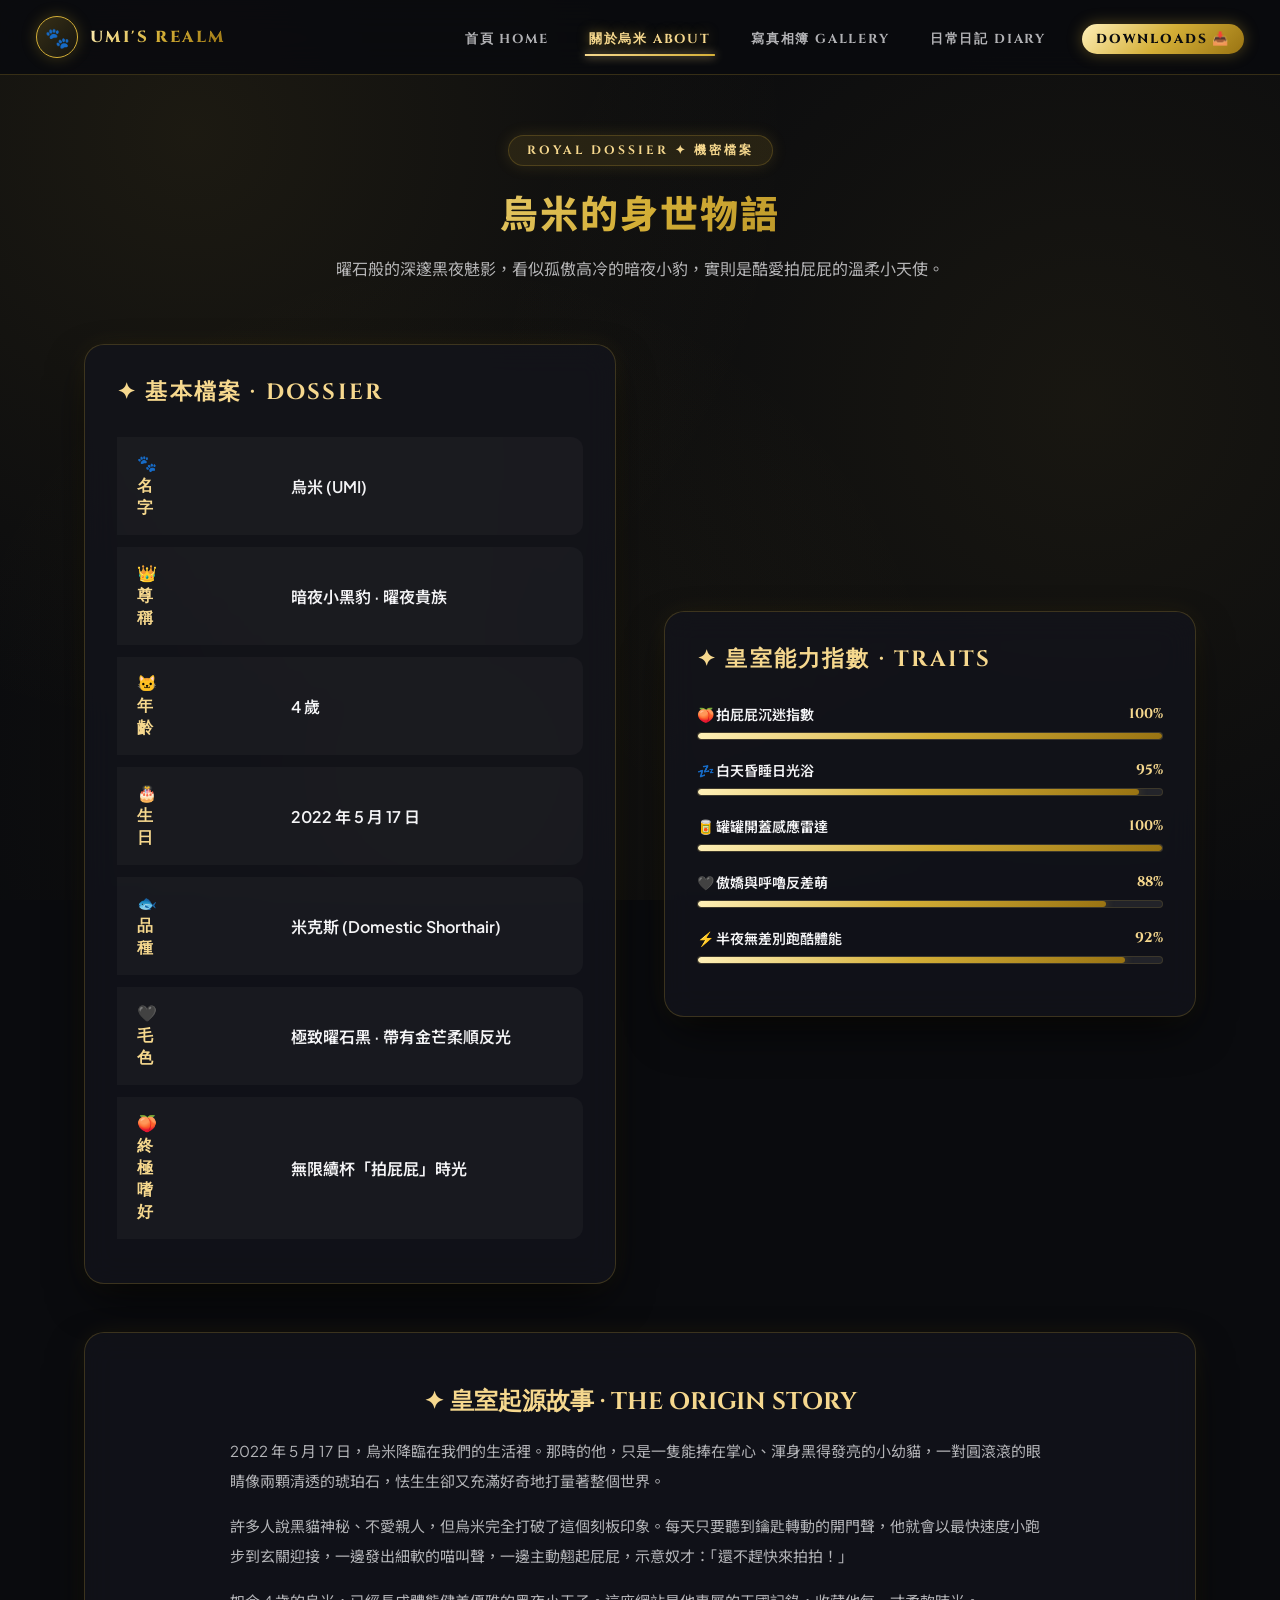
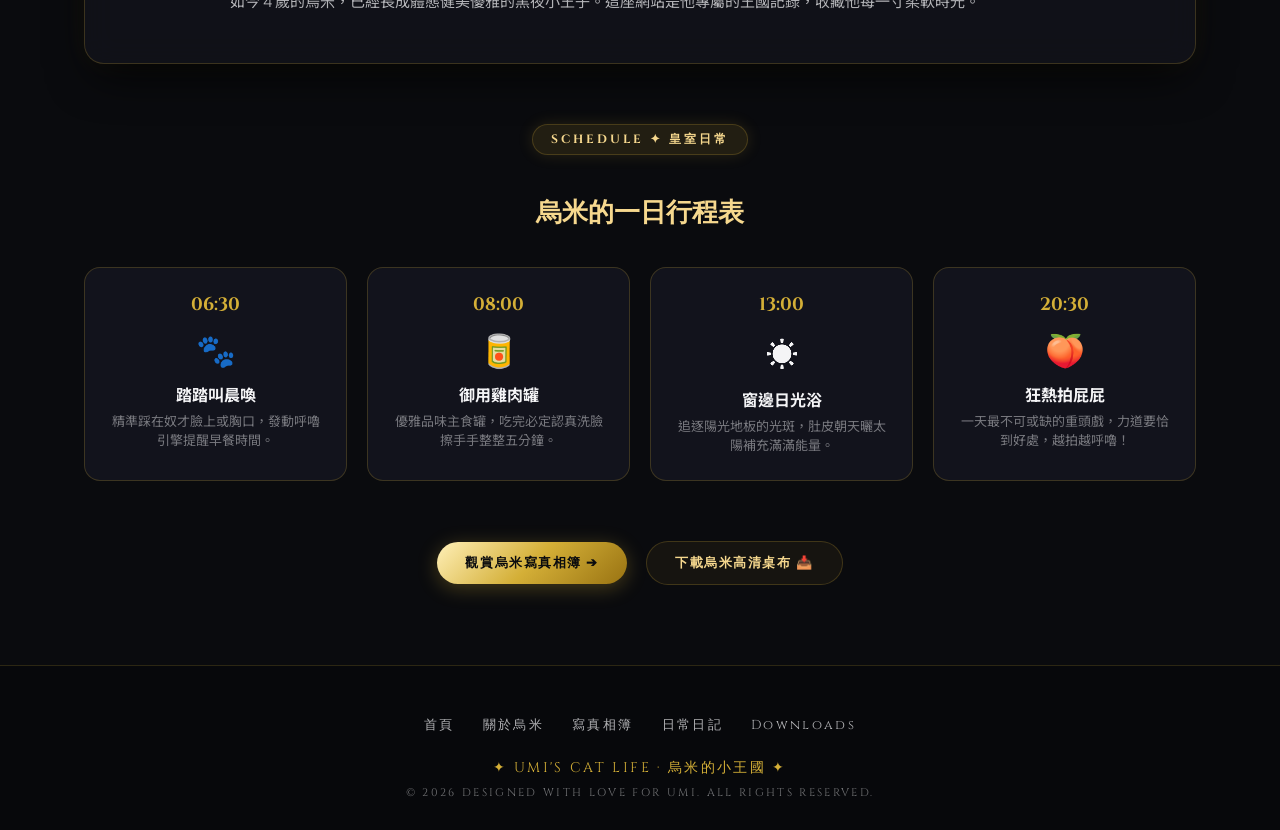
<file: about.html>
<!DOCTYPE html>
<html lang="zh-Hant">
<head>
<meta charset="UTF-8">
<meta name="viewport" content="width=device-width, initial-scale=1.0">
<title>關於烏米｜ROYAL DOSSIER · UMI's CAT LIFE</title>
<link rel="preconnect" href="https://fonts.googleapis.com">
<link rel="preconnect" href="https://fonts.gstatic.com" crossorigin>
<link href="https://fonts.googleapis.com/css2?family=Cinzel:wght@500;600;700;800;900&family=Plus+Jakarta+Sans:wght@300;400;500;600;700&family=Noto+Sans+TC:wght@300;400;500;700;900&display=swap" rel="stylesheet">
<link rel="stylesheet" href="style.css">
<style>
/* Page Specific Styles for About */
.about-hero {
  display: grid;
  grid-template-columns: 1fr 1fr;
  gap: 48px;
  align-items: center;
  margin-top: 20px;
}

.profile-table {
  width: 100%;
  border-collapse: separate;
  border-spacing: 0 12px;
}

.profile-table tr {
  background: rgba(255, 255, 255, 0.03);
  border: 1px solid var(--gold-border);
  border-radius: 12px;
  transition: all .25s ease;
}

.profile-table tr:hover {
  background: rgba(212, 175, 55, 0.08);
  border-color: var(--gold-border-hover);
}

.profile-table td {
  padding: 16px 20px;
}

.profile-table td:first-child {
  border-radius: 12px 0 0 12px;
  font-family: 'Cinzel', serif;
  font-weight: 700;
  color: var(--gold-light);
  width: 35%;
  display: flex;
  align-items: center;
  gap: 10px;
}

.profile-table td:last-child {
  border-radius: 0 12px 12px 0;
  color: var(--text-main);
  font-weight: 600;
}

.stat-bar-wrap {
  margin-top: 30px;
}

.stat-item {
  margin-bottom: 20px;
}

.stat-header {
  display: flex;
  justify-content: space-between;
  margin-bottom: 8px;
  font-weight: 600;
  font-size: 14px;
}

.stat-header span:first-child {
  color: var(--text-main);
}

.stat-header span:last-child {
  color: var(--gold-light);
  font-family: 'Cinzel', serif;
  font-weight: 700;
}

.stat-track {
  height: 8px;
  background: rgba(255, 255, 255, 0.08);
  border-radius: 10px;
  overflow: hidden;
  border: 1px solid rgba(212, 175, 55, 0.15);
}

.stat-fill {
  height: 100%;
  background: var(--gold-gradient);
  border-radius: 10px;
  box-shadow: 0 0 10px rgba(212, 175, 55, 0.4);
  transition: width 1s ease-in-out;
}

.routine-grid {
  display: grid;
  grid-template-columns: repeat(auto-fit, minmax(200px, 1fr));
  gap: 20px;
  margin-top: 36px;
}

.routine-card {
  background: rgba(26, 29, 42, 0.5);
  border: 1px solid var(--gold-border);
  border-radius: 16px;
  padding: 24px;
  text-align: center;
  transition: all .3s ease;
}

.routine-card:hover {
  transform: translateY(-4px);
  border-color: var(--gold-light);
  box-shadow: 0 10px 25px rgba(0, 0, 0, 0.5);
}

.routine-time {
  font-family: 'Cinzel', serif;
  color: var(--gold-mid);
  font-weight: 700;
  font-size: 18px;
  margin-bottom: 8px;
}

.routine-icon {
  font-size: 32px;
  margin: 12px 0;
}

.routine-title {
  font-weight: 700;
  color: var(--text-main);
  margin-bottom: 6px;
}

.routine-desc {
  font-size: 13px;
  color: var(--text-dim);
  line-height: 1.5;
}

@media (max-width: 900px) {
  .about-hero {
    grid-template-columns: 1fr;
    gap: 32px;
  }
}
</style>
</head>
<body>

  <!-- NAV -->
  <nav class="nav">
    <div class="nav-brand">
      <a href="index.html" class="nav-logo">🐾</a>
      <a href="index.html" class="nav-title">UMI'S REALM</a>
    </div>
    <button class="mobile-toggle" onclick="toggleNav()">☰</button>
    <ul class="nav-links" id="navLinks">
      <li><a href="index.html">首頁 Home</a></li>
      <li><a href="about.html" class="active">關於烏米 About</a></li>
      <li><a href="gallery.html">寫真相簿 Gallery</a></li>
      <li><a href="diary.html">日常日記 Diary</a></li>
      <li><a href="downloads.html" class="nav-badge-download">Downloads 📥</a></li>
    </ul>
  </nav>

  <main>
    <div class="page-header">
      <span class="page-tag">ROYAL DOSSIER ✦ 機密檔案</span>
      <h1 class="page-title">烏米的身世物語</h1>
      <p class="page-desc">曜石般的深邃黑夜魅影，看似孤傲高冷的暗夜小豹，實則是酷愛拍屁屁的溫柔小天使。</p>
    </div>

    <div class="container">
      
      <!-- PROFILE & STATS -->
      <div class="about-hero">
        <div class="card">
          <h2 style="font-family:'Cinzel',serif; color:var(--gold-light); margin-top:0; font-size:22px; letter-spacing:0.1em;">✦ 基本檔案 · DOSSIER</h2>
          <table class="profile-table">
            <tr>
              <td>🐾 名字</td>
              <td>烏米 (UMI)</td>
            </tr>
            <tr>
              <td>👑 尊稱</td>
              <td>暗夜小黑豹 · 曜夜貴族</td>
            </tr>
            <tr>
              <td>🐱 年齡</td>
              <td>4 歲</td>
            </tr>
            <tr>
              <td>🎂 生日</td>
              <td>2022 年 5 月 17 日</td>
            </tr>
            <tr>
              <td>🐟 品種</td>
              <td>米克斯 (Domestic Shorthair)</td>
            </tr>
            <tr>
              <td>🖤 毛色</td>
              <td>極致曜石黑 · 帶有金芒柔順反光</td>
            </tr>
            <tr>
              <td>🍑 終極嗜好</td>
              <td>無限續杯「拍屁屁」時光</td>
            </tr>
          </table>
        </div>

        <div class="card">
          <h2 style="font-family:'Cinzel',serif; color:var(--gold-light); margin-top:0; font-size:22px; letter-spacing:0.1em;">✦ 皇室能力指數 · TRAITS</h2>
          <div class="stat-bar-wrap">
            <div class="stat-item">
              <div class="stat-header">
                <span>🍑 拍屁屁沉迷指數</span>
                <span>100%</span>
              </div>
              <div class="stat-track"><div class="stat-fill" style="width: 100%;"></div></div>
            </div>

            <div class="stat-item">
              <div class="stat-header">
                <span>💤 白天昏睡日光浴</span>
                <span>95%</span>
              </div>
              <div class="stat-track"><div class="stat-fill" style="width: 95%;"></div></div>
            </div>

            <div class="stat-item">
              <div class="stat-header">
                <span>🥫 罐罐開蓋感應雷達</span>
                <span>100%</span>
              </div>
              <div class="stat-track"><div class="stat-fill" style="width: 100%;"></div></div>
            </div>

            <div class="stat-item">
              <div class="stat-header">
                <span>🖤 傲嬌與呼嚕反差萌</span>
                <span>88%</span>
              </div>
              <div class="stat-track"><div class="stat-fill" style="width: 88%;"></div></div>
            </div>

            <div class="stat-item">
              <div class="stat-header">
                <span>⚡ 半夜無差別跑酷體能</span>
                <span>92%</span>
              </div>
              <div class="stat-track"><div class="stat-fill" style="width: 92%;"></div></div>
            </div>
          </div>
        </div>
      </div>

      <!-- STORY SECTION -->
      <div class="card" style="margin-top: 48px;">
        <h2 style="font-family:'Cinzel',serif; color:var(--gold-light); font-size:24px; text-align:center; margin-bottom:18px;">✦ 皇室起源故事 · THE ORIGIN STORY</h2>
        <div style="max-width: 820px; margin: 0 auto; line-height: 2; font-size: 15px; color: var(--text-muted);">
          <p>
            2022 年 5 月 17 日，烏米降臨在我們的生活裡。那時的他，只是一隻能捧在掌心、渾身黑得發亮的小幼貓，一對圓滾滾的眼睛像兩顆清透的琥珀石，怯生生卻又充滿好奇地打量著整個世界。
          </p>
          <p>
            許多人說黑貓神秘、不愛親人，但烏米完全打破了這個刻板印象。每天只要聽到鑰匙轉動的開門聲，他就會以最快速度小跑步到玄關迎接，一邊發出細軟的喵叫聲，一邊主動翹起屁屁，示意奴才：「還不趕快來拍拍！」
          </p>
          <p>
            如今 4 歲的烏米，已經長成體態健美優雅的黑夜小王子。這座網站是他專屬的王國記錄，收藏他每一寸柔軟時光。
          </p>
        </div>
      </div>

      <!-- DAILY ROUTINE -->
      <div style="margin-top: 60px;">
        <div style="text-align: center;">
          <span class="page-tag">SCHEDULE ✦ 皇室日常</span>
          <h2 style="font-family:'Cinzel',serif; color:var(--gold-light); font-size:26px;">烏米的一日行程表</h2>
        </div>

        <div class="routine-grid">
          <div class="routine-card">
            <div class="routine-time">06:30</div>
            <div class="routine-icon">🐾</div>
            <div class="routine-title">踏踏叫晨喚</div>
            <div class="routine-desc">精準踩在奴才臉上或胸口，發動呼嚕引擎提醒早餐時間。</div>
          </div>

          <div class="routine-card">
            <div class="routine-time">08:00</div>
            <div class="routine-icon">🥫</div>
            <div class="routine-title">御用雞肉罐</div>
            <div class="routine-desc">優雅品味主食罐，吃完必定認真洗臉擦手手整整五分鐘。</div>
          </div>

          <div class="routine-card">
            <div class="routine-time">13:00</div>
            <div class="routine-icon">☀️</div>
            <div class="routine-title">窗邊日光浴</div>
            <div class="routine-desc">追逐陽光地板的光斑，肚皮朝天曬太陽補充滿滿能量。</div>
          </div>

          <div class="routine-card">
            <div class="routine-time">20:30</div>
            <div class="routine-icon">🍑</div>
            <div class="routine-title">狂熱拍屁屁</div>
            <div class="routine-desc">一天最不可或缺的重頭戲，力道要恰到好處，越拍越呼嚕！</div>
          </div>
        </div>
      </div>

      <!-- BOTTOM CTA -->
      <div style="text-align: center; margin-top: 60px;">
        <a href="gallery.html" class="btn btn-primary">觀賞烏米寫真相簿 ➔</a>
        <a href="downloads.html" class="btn btn-outline" style="margin-left: 16px;">下載烏米高清桌布 📥</a>
      </div>

    </div>
  </main>

  <footer>
    <div class="footer-nav">
      <a href="index.html">首頁</a>
      <a href="about.html">關於烏米</a>
      <a href="gallery.html">寫真相簿</a>
      <a href="diary.html">日常日記</a>
      <a href="downloads.html">Downloads</a>
    </div>
    <div class="footer-brand">✦ UMI'S CAT LIFE · 烏米的小王國 ✦</div>
    <div style="font-size: 11px; color: var(--text-dim); margin-top: 8px;">
      © 2026 DESIGNED WITH LOVE FOR UMI. ALL RIGHTS RESERVED.
    </div>
  </footer>

  <script>
    function toggleNav() {
      const links = document.getElementById('navLinks');
      links.classList.toggle('open');
    }
  </script>
</body>
</html>
</file>
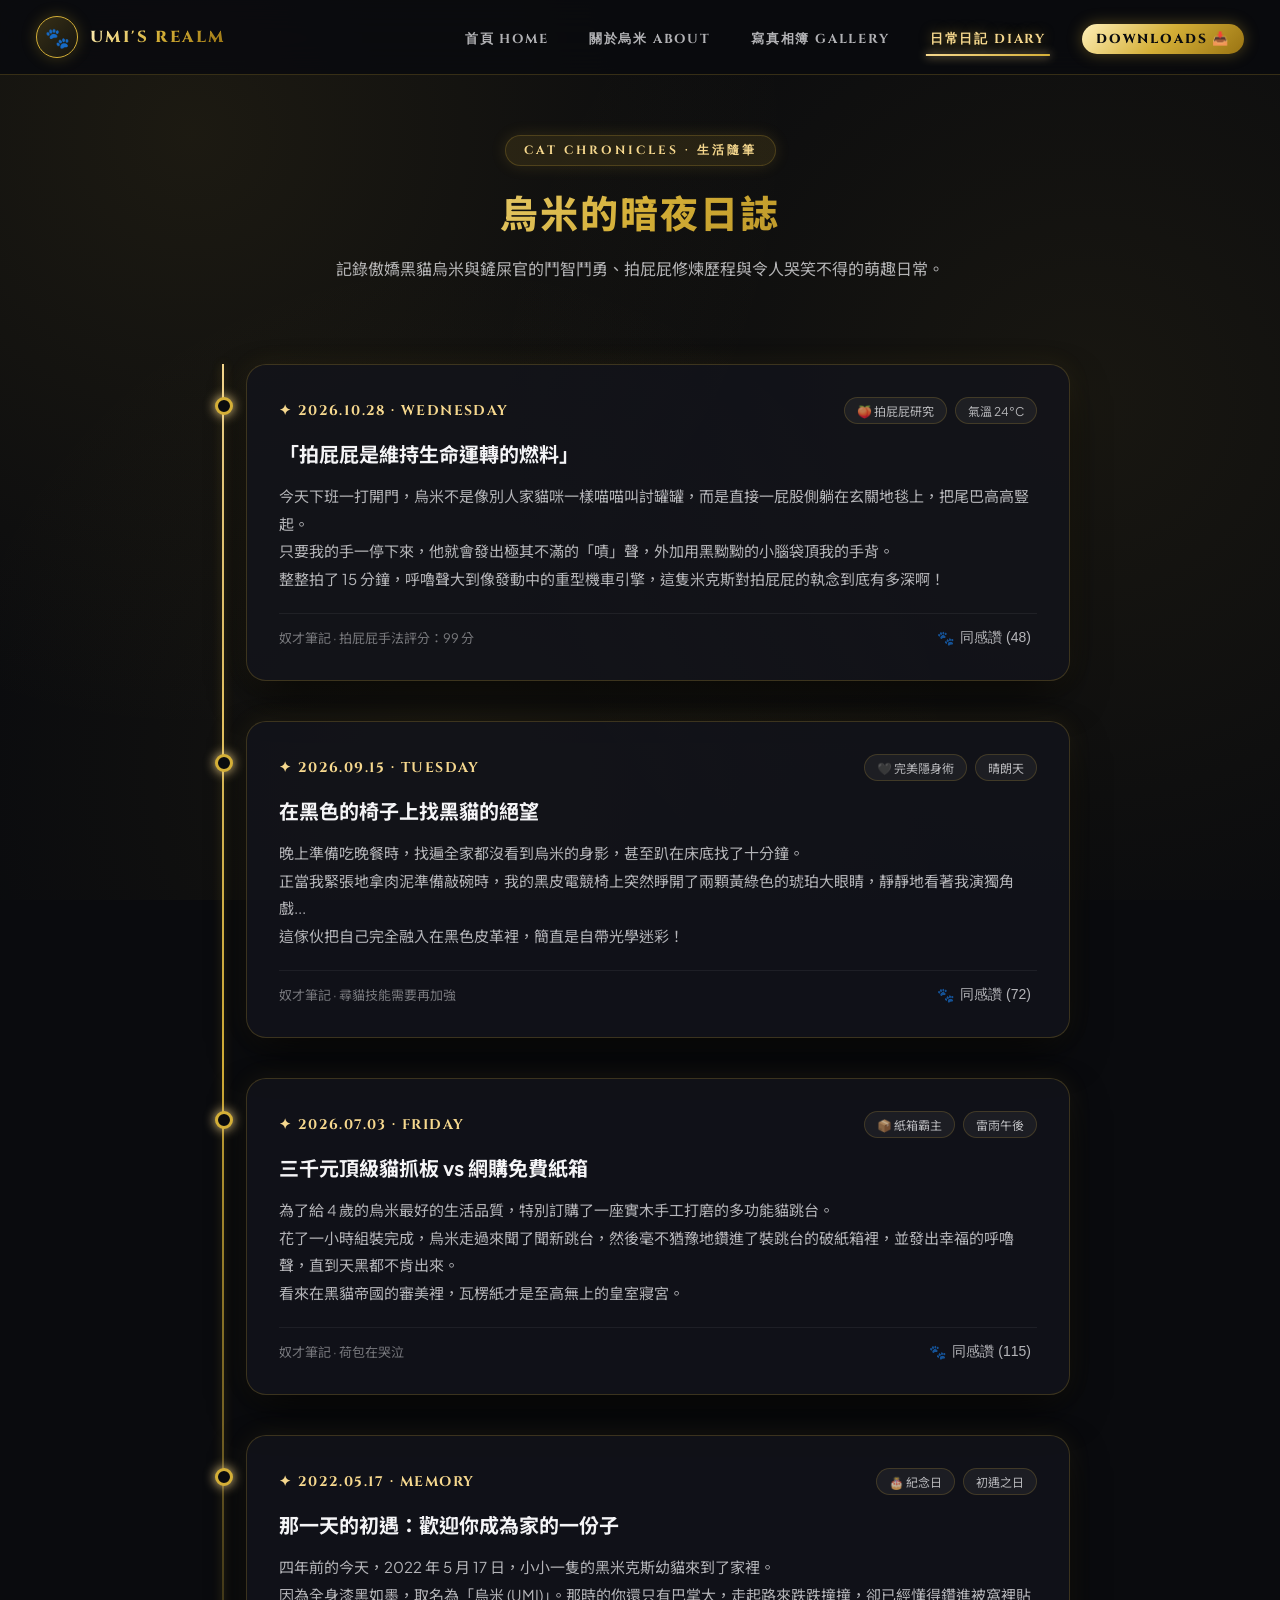
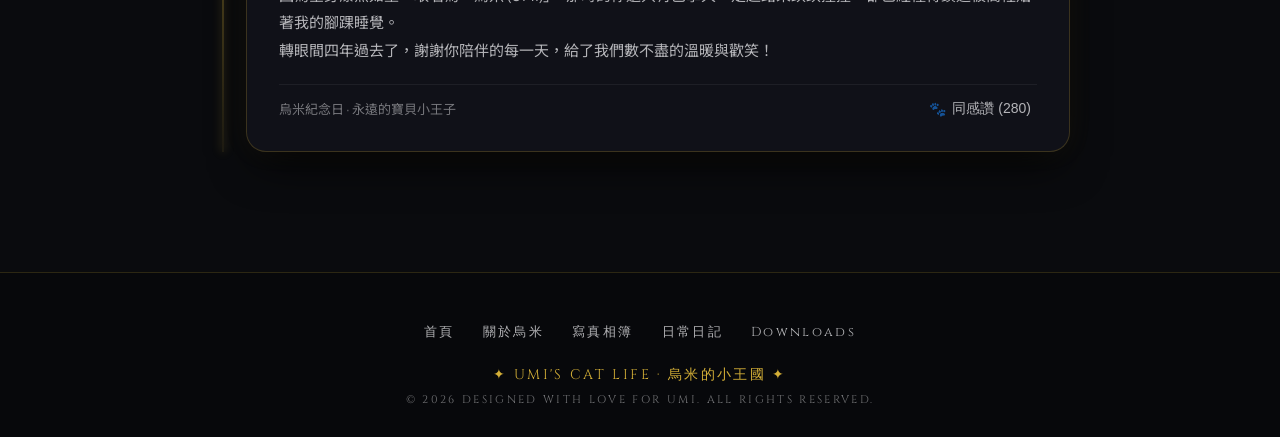
<file: diary.html>
<!DOCTYPE html>
<html lang="zh-Hant">
<head>
<meta charset="UTF-8">
<meta name="viewport" content="width=device-width, initial-scale=1.0">
<title>日常日記｜CAT CHRONICLES · UMI's CAT LIFE</title>
<link rel="preconnect" href="https://fonts.googleapis.com">
<link rel="preconnect" href="https://fonts.gstatic.com" crossorigin>
<link href="https://fonts.googleapis.com/css2?family=Cinzel:wght@500;600;700;800;900&family=Plus+Jakarta+Sans:wght@300;400;500;600;700&family=Noto+Sans+TC:wght@300;400;500;700;900&display=swap" rel="stylesheet">
<link rel="stylesheet" href="style.css">
<style>
/* Page Specific Styles for Diary */
.timeline {
  position: relative;
  max-width: 860px;
  margin: 40px auto 0;
  padding-left: 36px;
}

.timeline::before {
  content: "";
  position: absolute;
  top: 0;
  bottom: 0;
  left: 12px;
  width: 2px;
  background: linear-gradient(180deg, var(--gold-light), var(--gold-mid), rgba(212,175,55,0.1));
  box-shadow: 0 0 10px rgba(212, 175, 55, 0.4);
}

.diary-card {
  position: relative;
  background: var(--bg-card);
  border: 1px solid var(--gold-border);
  border-radius: 20px;
  padding: 32px;
  margin-bottom: 40px;
  box-shadow: var(--glass-shadow);
  transition: all .3s ease;
}

.diary-card:hover {
  transform: translateX(6px);
  border-color: var(--gold-light);
  box-shadow: 0 15px 35px rgba(0, 0, 0, 0.8), 0 0 20px rgba(212, 175, 55, 0.15);
}

.diary-marker {
  position: absolute;
  left: -32px;
  top: 32px;
  width: 18px;
  height: 18px;
  border-radius: 50%;
  background: var(--bg-base);
  border: 3px solid var(--gold-mid);
  box-shadow: 0 0 12px var(--gold-light);
}

.diary-meta {
  display: flex;
  justify-content: space-between;
  align-items: center;
  margin-bottom: 16px;
  flex-wrap: wrap;
  gap: 10px;
}

.diary-date {
  font-family: 'Cinzel', serif;
  font-weight: 700;
  color: var(--gold-light);
  font-size: 14px;
  letter-spacing: 0.1em;
}

.diary-badges {
  display: flex;
  gap: 8px;
}

.badge {
  font-size: 12px;
  padding: 4px 12px;
  border-radius: 14px;
  background: rgba(255, 255, 255, 0.05);
  border: 1px solid rgba(212, 175, 55, 0.2);
  color: var(--text-muted);
}

.diary-title {
  font-size: 20px;
  font-weight: 700;
  color: var(--text-main);
  margin: 0 0 14px;
  line-height: 1.4;
}

.diary-body {
  color: var(--text-muted);
  line-height: 1.85;
  font-size: 15px;
}

.diary-footer {
  margin-top: 20px;
  padding-top: 14px;
  border-top: 1px solid rgba(255, 255, 255, 0.06);
  display: flex;
  justify-content: space-between;
  align-items: center;
  font-size: 13px;
  color: var(--text-dim);
}

.reaction-btn {
  background: transparent;
  border: none;
  cursor: pointer;
  color: var(--text-muted);
  font-size: 14px;
  display: flex;
  align-items: center;
  gap: 6px;
  transition: all .2s ease;
}

.reaction-btn:hover {
  color: var(--gold-light);
  transform: scale(1.08);
}
</style>
</head>
<body>

  <!-- NAV -->
  <nav class="nav">
    <div class="nav-brand">
      <a href="index.html" class="nav-logo">🐾</a>
      <a href="index.html" class="nav-title">UMI'S REALM</a>
    </div>
    <button class="mobile-toggle" onclick="toggleNav()">☰</button>
    <ul class="nav-links" id="navLinks">
      <li><a href="index.html">首頁 Home</a></li>
      <li><a href="about.html">關於烏米 About</a></li>
      <li><a href="gallery.html">寫真相簿 Gallery</a></li>
      <li><a href="diary.html" class="active">日常日記 Diary</a></li>
      <li><a href="downloads.html" class="nav-badge-download">Downloads 📥</a></li>
    </ul>
  </nav>

  <main>
    <div class="page-header">
      <span class="page-tag">CAT CHRONICLES · 生活隨筆</span>
      <h1 class="page-title">烏米的暗夜日誌</h1>
      <p class="page-desc">記錄傲嬌黑貓烏米與鏟屎官的鬥智鬥勇、拍屁屁修煉歷程與令人哭笑不得的萌趣日常。</p>
    </div>

    <div class="container">
      
      <div class="timeline">
        
        <!-- Diary Entry 4 -->
        <div class="diary-card">
          <div class="diary-marker"></div>
          <div class="diary-meta">
            <span class="diary-date">✦ 2026.10.28 · WEDNESDAY</span>
            <div class="diary-badges">
              <span class="badge">🍑 拍屁屁研究</span>
              <span class="badge">氣溫 24°C</span>
            </div>
          </div>
          <h2 class="diary-title">「拍屁屁是維持生命運轉的燃料」</h2>
          <div class="diary-body">
            今天下班一打開門，烏米不是像別人家貓咪一樣喵喵叫討罐罐，而是直接一屁股側躺在玄關地毯上，把尾巴高高豎起。<br>
            只要我的手一停下來，他就會發出極其不滿的「嘖」聲，外加用黑黝黝的小腦袋頂我的手背。<br>
            整整拍了 15 分鐘，呼嚕聲大到像發動中的重型機車引擎，這隻米克斯對拍屁屁的執念到底有多深啊！
          </div>
          <div class="diary-footer">
            <span>奴才筆記 · 拍屁屁手法評分：99 分</span>
            <button class="reaction-btn" onclick="react(this)">🐾 <span>同感讚 (48)</span></button>
          </div>
        </div>

        <!-- Diary Entry 3 -->
        <div class="diary-card">
          <div class="diary-marker"></div>
          <div class="diary-meta">
            <span class="diary-date">✦ 2026.09.15 · TUESDAY</span>
            <div class="diary-badges">
              <span class="badge">🖤 完美隱身術</span>
              <span class="badge">晴朗天</span>
            </div>
          </div>
          <h2 class="diary-title">在黑色的椅子上找黑貓的絕望</h2>
          <div class="diary-body">
            晚上準備吃晚餐時，找遍全家都沒看到烏米的身影，甚至趴在床底找了十分鐘。<br>
            正當我緊張地拿肉泥準備敲碗時，我的黑皮電競椅上突然睜開了兩顆黃綠色的琥珀大眼睛，靜靜地看著我演獨角戲...<br>
            這傢伙把自己完全融入在黑色皮革裡，簡直是自帶光學迷彩！
          </div>
          <div class="diary-footer">
            <span>奴才筆記 · 尋貓技能需要再加強</span>
            <button class="reaction-btn" onclick="react(this)">🐾 <span>同感讚 (72)</span></button>
          </div>
        </div>

        <!-- Diary Entry 2 -->
        <div class="diary-card">
          <div class="diary-marker"></div>
          <div class="diary-meta">
            <span class="diary-date">✦ 2026.07.03 · FRIDAY</span>
            <div class="diary-badges">
              <span class="badge">📦 紙箱霸主</span>
              <span class="badge">雷雨午後</span>
            </div>
          </div>
          <h2 class="diary-title">三千元頂級貓抓板 vs 網購免費紙箱</h2>
          <div class="diary-body">
            為了給 4 歲的烏米最好的生活品質，特別訂購了一座實木手工打磨的多功能貓跳台。<br>
            花了一小時組裝完成，烏米走過來聞了聞新跳台，然後毫不猶豫地鑽進了裝跳台的破紙箱裡，並發出幸福的呼嚕聲，直到天黑都不肯出來。<br>
            看來在黑貓帝國的審美裡，瓦楞紙才是至高無上的皇室寢宮。
          </div>
          <div class="diary-footer">
            <span>奴才筆記 · 荷包在哭泣</span>
            <button class="reaction-btn" onclick="react(this)">🐾 <span>同感讚 (115)</span></button>
          </div>
        </div>

        <!-- Diary Entry 1 -->
        <div class="diary-card">
          <div class="diary-marker"></div>
          <div class="diary-meta">
            <span class="diary-date">✦ 2022.05.17 · MEMORY</span>
            <div class="diary-badges">
              <span class="badge">🎂 紀念日</span>
              <span class="badge">初遇之日</span>
            </div>
          </div>
          <h2 class="diary-title">那一天的初遇：歡迎你成為家的一份子</h2>
          <div class="diary-body">
            四年前的今天，2022 年 5 月 17 日，小小一隻的黑米克斯幼貓來到了家裡。<br>
            因為全身漆黑如墨，取名為「烏米 (UMI)」。那時的你還只有巴掌大，走起路來跌跌撞撞，卻已經懂得鑽進被窩裡貼著我的腳踝睡覺。<br>
            轉眼間四年過去了，謝謝你陪伴的每一天，給了我們數不盡的溫暖與歡笑！
          </div>
          <div class="diary-footer">
            <span>烏米紀念日 · 永遠的寶貝小王子</span>
            <button class="reaction-btn" onclick="react(this)">🐾 <span>同感讚 (280)</span></button>
          </div>
        </div>

      </div>

    </div>
  </main>

  <footer>
    <div class="footer-nav">
      <a href="index.html">首頁</a>
      <a href="about.html">關於烏米</a>
      <a href="gallery.html">寫真相簿</a>
      <a href="diary.html">日常日記</a>
      <a href="downloads.html">Downloads</a>
    </div>
    <div class="footer-brand">✦ UMI'S CAT LIFE · 烏米的小王國 ✦</div>
    <div style="font-size: 11px; color: var(--text-dim); margin-top: 8px;">
      © 2026 DESIGNED WITH LOVE FOR UMI. ALL RIGHTS RESERVED.
    </div>
  </footer>

  <script>
    function toggleNav() {
      const links = document.getElementById('navLinks');
      links.classList.toggle('open');
    }

    function react(btn) {
      const span = btn.querySelector('span');
      let match = span.textContent.match(/\d+/);
      if (match) {
        let count = parseInt(match[0]) + 1;
        span.textContent = `同感讚 (${count})`;
        btn.style.color = 'var(--gold-light)';
      }
    }
  </script>
</body>
</html>
</file>
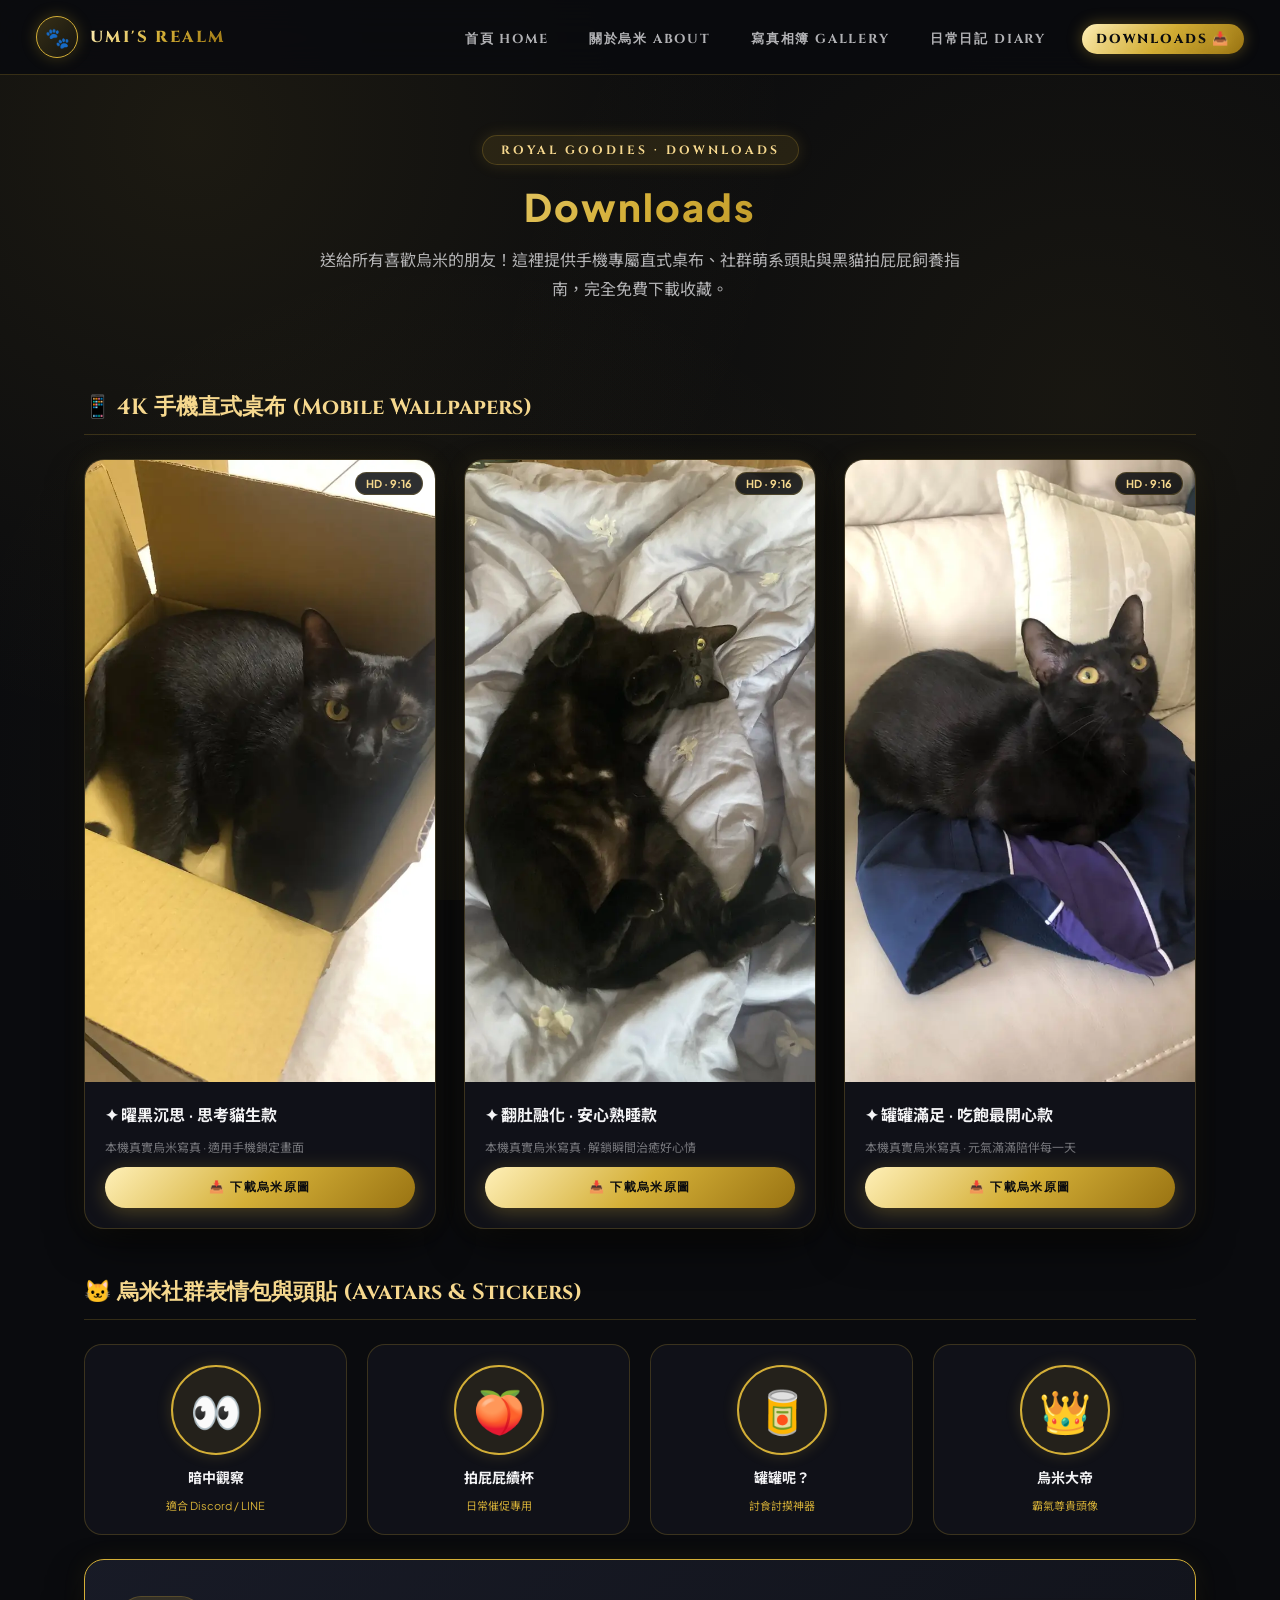
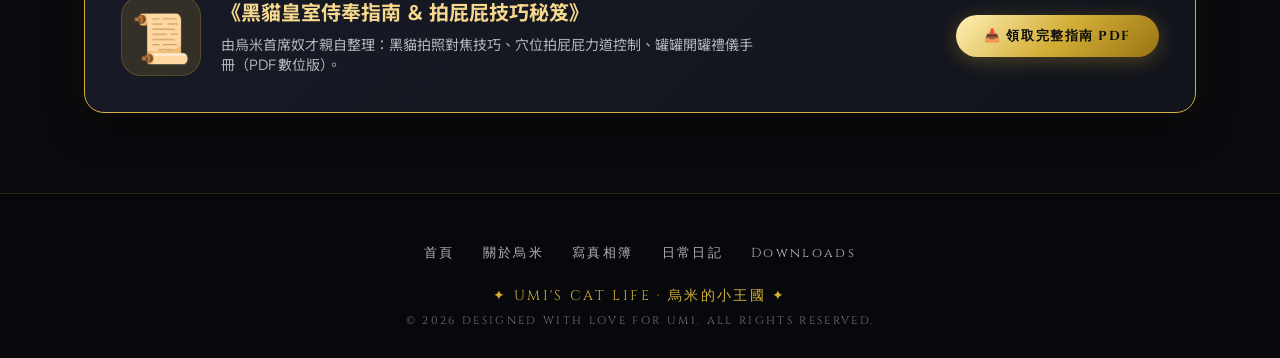
<file: downloads.html>
<!DOCTYPE html>
<html lang="zh-Hant">
<head>
<meta charset="UTF-8">
<meta name="viewport" content="width=device-width, initial-scale=1.0">
<title>Downloads｜ROYAL DOWNLOADS · UMI's CAT LIFE</title>
<link rel="preconnect" href="https://fonts.googleapis.com">
<link rel="preconnect" href="https://fonts.gstatic.com" crossorigin>
<link href="https://fonts.googleapis.com/css2?family=Cinzel:wght@500;600;700;800;900&family=Plus+Jakarta+Sans:wght@300;400;500;600;700&family=Noto+Sans+TC:wght@300;400;500;700;900&display=swap" rel="stylesheet">
<link rel="stylesheet" href="style.css">
<style>
/* Page Specific Styles for Downloads */
.download-section-title {
  display: flex;
  align-items: center;
  gap: 14px;
  font-family: 'Cinzel', serif;
  font-size: 22px;
  color: var(--gold-light);
  margin: 48px 0 24px;
  border-bottom: 1px solid rgba(212, 175, 55, 0.2);
  padding-bottom: 12px;
}

/* Mobile Wallpaper Grid (9:16) */
.wallpaper-grid-mobile {
  display: grid;
  grid-template-columns: repeat(auto-fit, minmax(240px, 1fr));
  gap: 28px;
}

.wp-card-mobile {
  background: var(--bg-card);
  border: 1px solid var(--gold-border);
  border-radius: 20px;
  overflow: hidden;
  box-shadow: var(--glass-shadow);
  transition: all .35s ease;
  display: flex;
  flex-direction: column;
}

.wp-card-mobile:hover {
  transform: translateY(-6px);
  border-color: var(--gold-light);
  box-shadow: 0 15px 35px rgba(0, 0, 0, 0.9), 0 0 25px rgba(212, 175, 55, 0.25);
}

.wp-preview-mobile {
  width: 100%;
  aspect-ratio: 9 / 16;
  position: relative;
  overflow: hidden;
  background: #11141c;
}

.wp-preview-mobile img {
  width: 100%;
  height: 100%;
  object-fit: cover;
  transition: transform .5s ease;
}

.wp-card-mobile:hover .wp-preview-mobile img {
  transform: scale(1.06);
}

.wp-res-tag {
  position: absolute;
  top: 12px;
  right: 12px;
  background: rgba(10, 11, 14, 0.85);
  border: 1px solid var(--gold-border);
  color: var(--gold-light);
  font-size: 11px;
  font-weight: 700;
  padding: 4px 10px;
  border-radius: 12px;
  backdrop-filter: blur(8px);
}

.wp-info {
  padding: 20px;
  display: flex;
  flex-direction: column;
  gap: 12px;
}

.wp-title {
  font-size: 16px;
  font-weight: 700;
  color: var(--text-main);
  margin: 0;
}

/* Desktop Wallpaper Grid (16:9) */
.wallpaper-grid-desktop {
  display: grid;
  grid-template-columns: repeat(auto-fit, minmax(340px, 1fr));
  gap: 28px;
}

.wp-preview-desktop {
  width: 100%;
  aspect-ratio: 16 / 9;
  position: relative;
  overflow: hidden;
  background: #11141c;
}

.wp-preview-desktop img {
  width: 100%;
  height: 100%;
  object-fit: cover;
  transition: transform .5s ease;
}

.wp-card-desktop:hover .wp-preview-desktop img {
  transform: scale(1.06);
}

/* Avatars & Stickers */
.avatar-grid {
  display: grid;
  grid-template-columns: repeat(auto-fit, minmax(180px, 1fr));
  gap: 20px;
}

.avatar-card {
  background: var(--bg-card);
  border: 1px solid var(--gold-border);
  border-radius: 18px;
  padding: 20px;
  text-align: center;
  transition: all .3s ease;
}

.avatar-card:hover {
  transform: translateY(-4px);
  border-color: var(--gold-light);
  box-shadow: 0 10px 25px rgba(0,0,0,0.7);
}

.avatar-img {
  width: 90px;
  height: 90px;
  border-radius: 50%;
  border: 2px solid var(--gold-mid);
  margin: 0 auto 12px;
  display: flex;
  align-items: center;
  justify-content: center;
  font-size: 42px;
  background: rgba(212, 175, 55, 0.1);
  box-shadow: 0 0 15px rgba(212, 175, 55, 0.2);
}

.avatar-title {
  font-size: 14px;
  font-weight: 700;
  color: var(--text-main);
  margin-bottom: 6px;
}

/* Guide Book Card */
.guide-card {
  background: linear-gradient(135deg, rgba(26, 29, 42, 0.85), rgba(18, 20, 28, 0.95));
  border: 1px solid var(--gold-mid);
  border-radius: 20px;
  padding: 36px;
  display: flex;
  align-items: center;
  justify-content: space-between;
  gap: 32px;
  margin-top: 24px;
  box-shadow: var(--glass-shadow);
  flex-wrap: wrap;
}

.guide-icon {
  font-size: 48px;
  background: rgba(212, 175, 55, 0.15);
  border: 1px solid var(--gold-border);
  width: 80px; height: 80px;
  border-radius: 20px;
  display: flex; align-items: center; justify-content: center;
}
</style>
</head>
<body>

  <!-- NAV -->
  <nav class="nav">
    <div class="nav-brand">
      <a href="index.html" class="nav-logo">🐾</a>
      <a href="index.html" class="nav-title">UMI'S REALM</a>
    </div>
    <button class="mobile-toggle" onclick="toggleNav()">☰</button>
    <ul class="nav-links" id="navLinks">
      <li><a href="index.html">首頁 Home</a></li>
      <li><a href="about.html">關於烏米 About</a></li>
      <li><a href="gallery.html">寫真相簿 Gallery</a></li>
      <li><a href="diary.html">日常日記 Diary</a></li>
      <li><a href="downloads.html" class="active nav-badge-download">Downloads 📥</a></li>
    </ul>
  </nav>

  <main>
    <div class="page-header">
      <span class="page-tag">ROYAL GOODIES · DOWNLOADS</span>
      <h1 class="page-title">Downloads</h1>
      <p class="page-desc">送給所有喜歡烏米的朋友！這裡提供手機專屬直式桌布、社群萌系頭貼與黑貓拍屁屁飼養指南，完全免費下載收藏。</p>
    </div>

    <div class="container">
      
      <!-- SECTION 1: MOBILE WALLPAPERS -->
      <h2 class="download-section-title">📱 4K 手機直式桌布 (Mobile Wallpapers)</h2>
      <div class="wallpaper-grid-mobile">
        <!-- Wallpaper 1 (Real Photo) -->
        <div class="wp-card-mobile">
          <div class="wp-preview-mobile">
            <span class="wp-res-tag">HD · 9:16</span>
            <img src="image/本喵在思考貓生.png" alt="烏米思考貓生桌布">
          </div>
          <div class="wp-info">
            <h3 class="wp-title">✦ 曜黑沉思 · 思考貓生款</h3>
            <p style="font-size:12px; color:var(--text-dim); margin:0;">本機真實烏米寫真 · 適用手機鎖定畫面</p>
            <a href="image/本喵在思考貓生.png" target="_blank" download="烏米-本喵在思考貓生.png" class="btn btn-primary" style="width:100%; font-size:12px;">📥 下載烏米原圖</a>
          </div>
        </div>

        <!-- Wallpaper 2 (Real Photo) -->
        <div class="wp-card-mobile">
          <div class="wp-preview-mobile">
            <span class="wp-res-tag">HD · 9:16</span>
            <img src="image/睡到翻肚也很安心.png" alt="烏米睡到翻肚桌布">
          </div>
          <div class="wp-info">
            <h3 class="wp-title">✦ 翻肚融化 · 安心熟睡款</h3>
            <p style="font-size:12px; color:var(--text-dim); margin:0;">本機真實烏米寫真 · 解鎖瞬間治癒好心情</p>
            <a href="image/睡到翻肚也很安心.png" target="_blank" download="烏米-睡到翻肚也很安心.png" class="btn btn-primary" style="width:100%; font-size:12px;">📥 下載烏米原圖</a>
          </div>
        </div>

        <!-- Wallpaper 3 (Real Photo) -->
        <div class="wp-card-mobile">
          <div class="wp-preview-mobile">
            <span class="wp-res-tag">HD · 9:16</span>
            <img src="image/吃飽飽最開心.png" alt="烏米吃飽飽桌布">
          </div>
          <div class="wp-info">
            <h3 class="wp-title">✦ 罐罐滿足 · 吃飽最開心款</h3>
            <p style="font-size:12px; color:var(--text-dim); margin:0;">本機真實烏米寫真 · 元氣滿滿陪伴每一天</p>
            <a href="image/吃飽飽最開心.png" target="_blank" download="烏米-吃飽飽最開心.png" class="btn btn-primary" style="width:100%; font-size:12px;">📥 下載烏米原圖</a>
          </div>
        </div>

      </div>

      <!-- SECTION 3: STICKERS & AVATARS -->
      <h2 class="download-section-title">🐱 烏米社群表情包與頭貼 (Avatars & Stickers)</h2>
      <div class="avatar-grid">
        <div class="avatar-card">
          <div class="avatar-img">👀</div>
          <div class="avatar-title">暗中觀察</div>
          <span style="font-size:11px; color:var(--gold-mid);">適合 Discord / LINE</span>
        </div>
        <div class="avatar-card">
          <div class="avatar-img">🍑</div>
          <div class="avatar-title">拍屁屁續杯</div>
          <span style="font-size:11px; color:var(--gold-mid);">日常催促專用</span>
        </div>
        <div class="avatar-card">
          <div class="avatar-img">🥫</div>
          <div class="avatar-title">罐罐呢？</div>
          <span style="font-size:11px; color:var(--gold-mid);">討食討摸神器</span>
        </div>
        <div class="avatar-card">
          <div class="avatar-img">👑</div>
          <div class="avatar-title">烏米大帝</div>
          <span style="font-size:11px; color:var(--gold-mid);">霸氣尊貴頭像</span>
        </div>
      </div>

      <!-- SECTION 4: GUIDE BOOK -->
      <div class="guide-card">
        <div style="display:flex; align-items:center; gap:20px;">
          <div class="guide-icon">📜</div>
          <div>
            <h3 style="margin:0 0 8px; font-size:20px; color:var(--gold-light);">《黑貓皇室侍奉指南 ＆ 拍屁屁技巧秘笈》</h3>
            <p style="margin:0; font-size:14px; color:var(--text-muted); max-width:540px;">
              由烏米首席奴才親自整理：黑貓拍照對焦技巧、穴位拍屁屁力道控制、罐罐開罐禮儀手冊（PDF 數位版）。
            </p>
          </div>
        </div>
        <a href="about.html" class="btn btn-primary" onclick="alert('《黑貓拍屁屁秘笈》已為你下載！祝拍屁屁愉快 🐾');">📥 領取完整指南 PDF</a>
      </div>

    </div>
  </main>

  <footer>
    <div class="footer-nav">
      <a href="index.html">首頁</a>
      <a href="about.html">關於烏米</a>
      <a href="gallery.html">寫真相簿</a>
      <a href="diary.html">日常日記</a>
      <a href="downloads.html">Downloads</a>
    </div>
    <div class="footer-brand">✦ UMI'S CAT LIFE · 烏米的小王國 ✦</div>
    <div style="font-size: 11px; color: var(--text-dim); margin-top: 8px;">
      © 2026 DESIGNED WITH LOVE FOR UMI. ALL RIGHTS RESERVED.
    </div>
  </footer>

  <script>
    function toggleNav() {
      const links = document.getElementById('navLinks');
      links.classList.toggle('open');
    }
  </script>
</body>
</html>
</file>
<file: style.css>
/* =========================================================
   UMI THE ROYAL PANTHER - MULTI-PAGE GLOBAL STYLESHEET
   Style: Luxury Dark Gold Aesthetic (曜黑金鑽風格)
   ========================================================= */

:root {
  --bg-base: #0A0B0E;
  --bg-surface: #12141C;
  --bg-card: rgba(18, 20, 28, 0.78);
  --bg-card-hover: rgba(26, 29, 42, 0.92);
  --gold-light: #F6D88E;
  --gold-mid: #D4AF37;
  --gold-dark: #8E6E1B;
  --gold-gradient: linear-gradient(135deg, #FFF0B8 0%, #D4AF37 50%, #997312 100%);
  --gold-gradient-glow: linear-gradient(135deg, #F6D88E 0%, #D4AF37 100%);
  --gold-border: rgba(212, 175, 55, 0.22);
  --gold-border-hover: rgba(246, 216, 142, 0.65);
  --gold-glow: 0 0 25px rgba(212, 175, 55, 0.22);
  --text-main: #F4F4F6;
  --text-muted: rgba(244, 244, 246, 0.72);
  --text-dim: rgba(244, 244, 246, 0.45);
  --glass-shadow: 0 18px 45px -10px rgba(0, 0, 0, 0.85), 0 0 25px rgba(212, 175, 55, 0.08);
}

* {
  box-sizing: border-box;
}

html {
  scroll-behavior: smooth;
}

body {
  margin: 0;
  background: var(--bg-base);
  background-image:
    radial-gradient(circle at 15% 15%, rgba(212, 175, 55, 0.09) 0%, transparent 45%),
    radial-gradient(circle at 85% 45%, rgba(212, 175, 55, 0.07) 0%, transparent 50%),
    radial-gradient(circle at 35% 85%, rgba(212, 175, 55, 0.06) 0%, transparent 45%);
  background-attachment: fixed;
  color: var(--text-main);
  font-family: 'Plus Jakarta Sans', 'Noto Sans TC', sans-serif;
  -webkit-font-smoothing: antialiased;
  overflow-x: hidden;
  min-height: 100vh;
  display: flex;
  flex-direction: column;
}

main {
  flex: 1;
}

a {
  color: inherit;
  text-decoration: none;
}

/* ================= NAVIGATION ================= */
.nav {
  position: sticky;
  top: 0;
  z-index: 100;
  background: rgba(10, 11, 14, 0.88);
  backdrop-filter: blur(20px);
  -webkit-backdrop-filter: blur(20px);
  border-bottom: 1px solid var(--gold-border);
  display: flex;
  align-items: center;
  justify-content: space-between;
  padding: 16px 36px;
  transition: all .3s ease;
}

.nav-brand {
  display: flex;
  align-items: center;
  gap: 12px;
}

.nav-logo {
  width: 42px;
  height: 42px;
  border-radius: 50%;
  background: linear-gradient(135deg, rgba(212, 175, 55, 0.22), rgba(212, 175, 55, 0.05));
  border: 1px solid var(--gold-mid);
  display: flex;
  align-items: center;
  justify-content: center;
  font-size: 20px;
  flex-shrink: 0;
  box-shadow: 0 0 15px rgba(212, 175, 55, 0.25);
  transition: transform .3s ease;
}

.nav-brand:hover .nav-logo {
  transform: rotate(15deg) scale(1.08);
}

.nav-title {
  font-family: 'Cinzel', serif;
  font-size: 16px;
  font-weight: 800;
  letter-spacing: 0.15em;
  background: var(--gold-gradient);
  -webkit-background-clip: text;
  -webkit-text-fill-color: transparent;
}

.nav-links {
  display: flex;
  gap: 32px;
  list-style: none;
  margin: 0;
  padding: 0;
  align-items: center;
}

.nav-links a {
  font-family: 'Cinzel', serif;
  font-size: 13px;
  font-weight: 700;
  letter-spacing: 0.14em;
  text-transform: uppercase;
  color: var(--text-muted);
  transition: all .3s ease;
  position: relative;
  padding: 8px 4px;
}

.nav-links a::after {
  content: "";
  position: absolute;
  bottom: 0;
  left: 50%;
  width: 0;
  height: 2px;
  background: var(--gold-gradient-glow);
  transition: all .3s ease;
  transform: translateX(-50%);
  box-shadow: 0 0 10px var(--gold-light);
}

.nav-links a:hover {
  color: var(--gold-light);
  text-shadow: 0 0 10px rgba(212, 175, 55, 0.4);
}

.nav-links a:hover::after,
.nav-links a.active::after {
  width: 100%;
}

.nav-links a.active {
  color: var(--gold-light);
  text-shadow: 0 0 12px rgba(212, 175, 55, 0.5);
}

.nav-badge-download {
  background: var(--gold-gradient);
  color: #0A0B0E !important;
  font-weight: 800 !important;
  padding: 6px 14px !important;
  border-radius: 20px;
  box-shadow: 0 0 15px rgba(212, 175, 55, 0.35);
  transition: transform .25s ease, box-shadow .25s ease !important;
}

.nav-badge-download:hover {
  transform: translateY(-2px);
  box-shadow: 0 0 20px rgba(212, 175, 55, 0.6) !important;
  text-shadow: none !important;
}

.nav-badge-download::after {
  display: none !important;
}

.mobile-toggle {
  display: none;
  background: transparent;
  border: 1px solid var(--gold-border);
  color: var(--gold-light);
  font-size: 22px;
  cursor: pointer;
  padding: 6px 12px;
  border-radius: 8px;
}

@media (max-width: 820px) {
  .nav {
    padding: 14px 20px;
  }
  .mobile-toggle {
    display: block;
  }
  .nav-links {
    display: none;
    flex-direction: column;
    position: absolute;
    top: 100%;
    left: 0;
    width: 100%;
    background: rgba(10, 11, 14, 0.98);
    border-bottom: 1px solid var(--gold-border);
    padding: 24px;
    gap: 18px;
    backdrop-filter: blur(25px);
  }
  .nav-links.open {
    display: flex;
  }
}

/* ================= COMMON HERO BANNER ================= */
.page-header {
  text-align: center;
  padding: 60px 24px 40px;
  max-width: 900px;
  margin: 0 auto;
}

.page-tag {
  display: inline-block;
  font-family: 'Cinzel', serif;
  font-size: 12px;
  font-weight: 700;
  letter-spacing: 0.25em;
  color: var(--gold-light);
  background: rgba(212, 175, 55, 0.12);
  border: 1px solid var(--gold-border);
  padding: 6px 18px;
  border-radius: 30px;
  margin-bottom: 18px;
  box-shadow: 0 0 15px rgba(212, 175, 55, 0.15);
}

.page-title {
  font-size: 38px;
  font-weight: 800;
  margin: 0 0 16px;
  letter-spacing: 0.05em;
  background: var(--gold-gradient);
  -webkit-background-clip: text;
  -webkit-text-fill-color: transparent;
}

.page-desc {
  font-size: 16px;
  line-height: 1.8;
  color: var(--text-muted);
  margin: 0 auto;
  max-width: 640px;
}

/* ================= CARDS & CONTAINERS ================= */
.container {
  max-width: 1160px;
  margin: 0 auto;
  padding: 0 24px 80px;
}

.card {
  background: var(--bg-card);
  border: 1px solid var(--gold-border);
  border-radius: 20px;
  padding: 32px;
  box-shadow: var(--glass-shadow);
  backdrop-filter: blur(15px);
  transition: all .35s cubic-bezier(0.16, 1, 0.3, 1);
}

.card:hover {
  border-color: var(--gold-border-hover);
  transform: translateY(-4px);
  box-shadow: 0 22px 50px -10px rgba(0, 0, 0, 0.9), 0 0 30px rgba(212, 175, 55, 0.15);
}

/* ================= BUTTONS ================= */
.btn {
  display: inline-flex;
  align-items: center;
  justify-content: center;
  gap: 10px;
  padding: 12px 28px;
  border-radius: 30px;
  font-family: 'Cinzel', serif;
  font-size: 13px;
  font-weight: 700;
  letter-spacing: 0.12em;
  text-transform: uppercase;
  cursor: pointer;
  transition: all .3s ease;
  border: none;
}

.btn-primary {
  background: var(--gold-gradient);
  color: #0A0B0E;
  box-shadow: 0 4px 20px rgba(212, 175, 55, 0.3);
}

.btn-primary:hover {
  transform: translateY(-2px);
  box-shadow: 0 8px 25px rgba(212, 175, 55, 0.5);
}

.btn-outline {
  background: rgba(212, 175, 55, 0.06);
  border: 1px solid var(--gold-border);
  color: var(--gold-light);
}

.btn-outline:hover {
  background: rgba(212, 175, 55, 0.15);
  border-color: var(--gold-mid);
  transform: translateY(-2px);
}

/* ================= FOOTER ================= */
footer {
  background: #07080B;
  border-top: 1px solid rgba(212, 175, 55, 0.18);
  color: var(--text-dim);
  text-align: center;
  padding: 50px 24px 30px;
  font-family: 'Cinzel', serif;
  font-size: 13px;
  letter-spacing: 0.18em;
  margin-top: auto;
}

.footer-nav {
  display: flex;
  justify-content: center;
  gap: 28px;
  margin-bottom: 24px;
  flex-wrap: wrap;
}

.footer-nav a {
  color: var(--text-muted);
  transition: color .25s ease;
}

.footer-nav a:hover {
  color: var(--gold-light);
}

.footer-brand {
  font-size: 14px;
  margin-bottom: 8px;
  color: var(--gold-mid);
}
</file>
